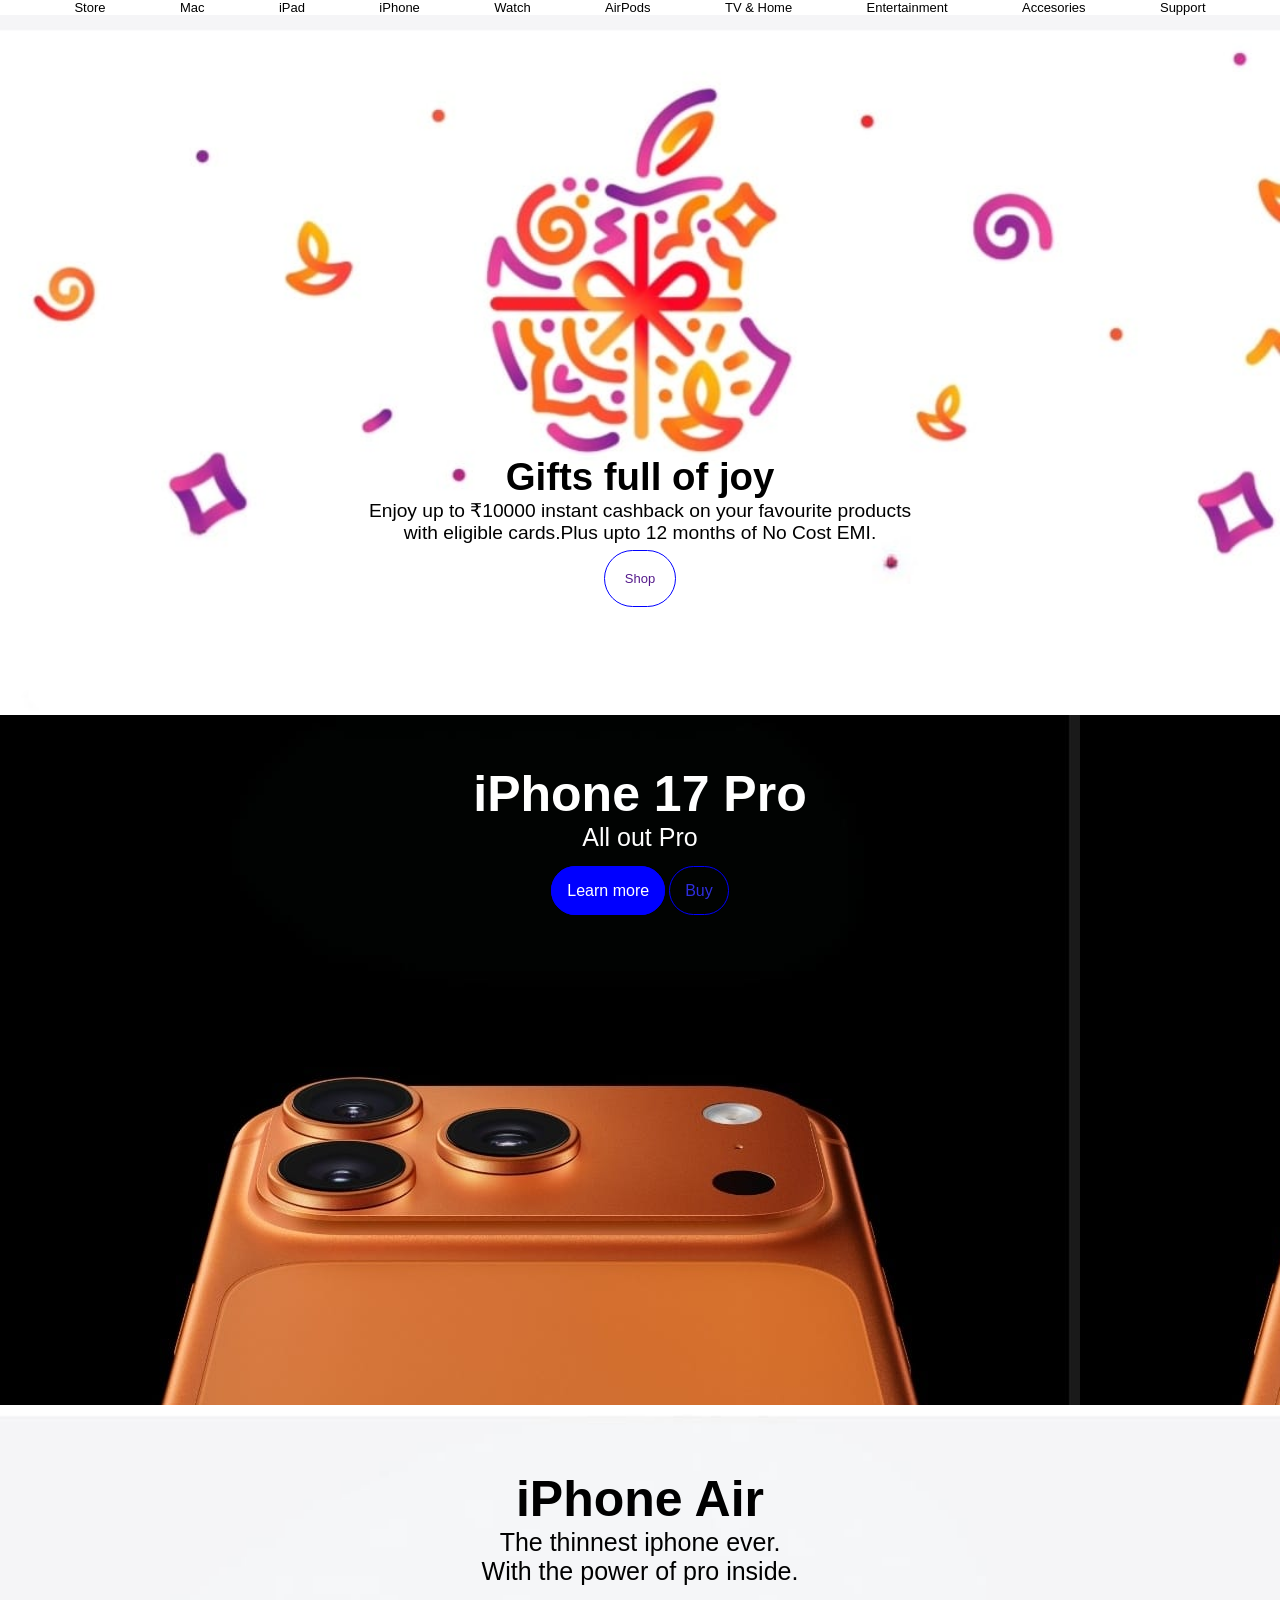
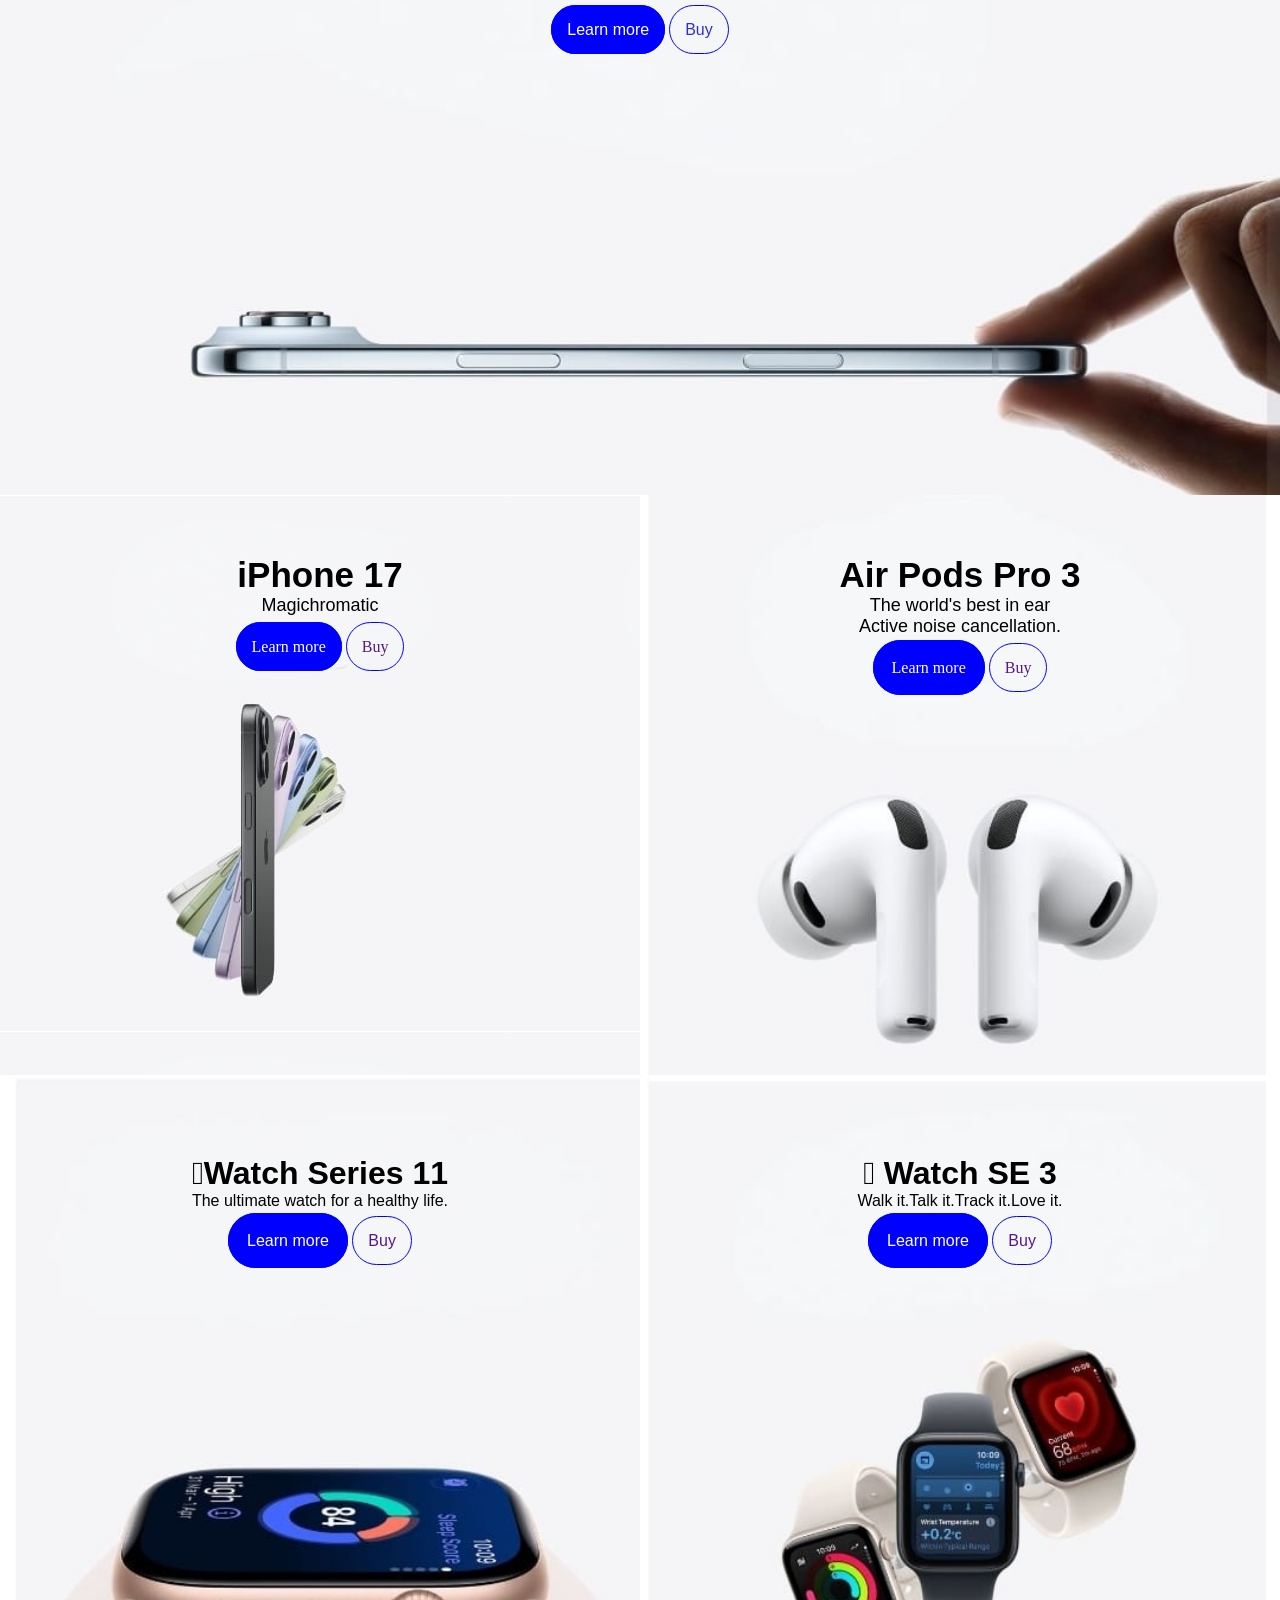
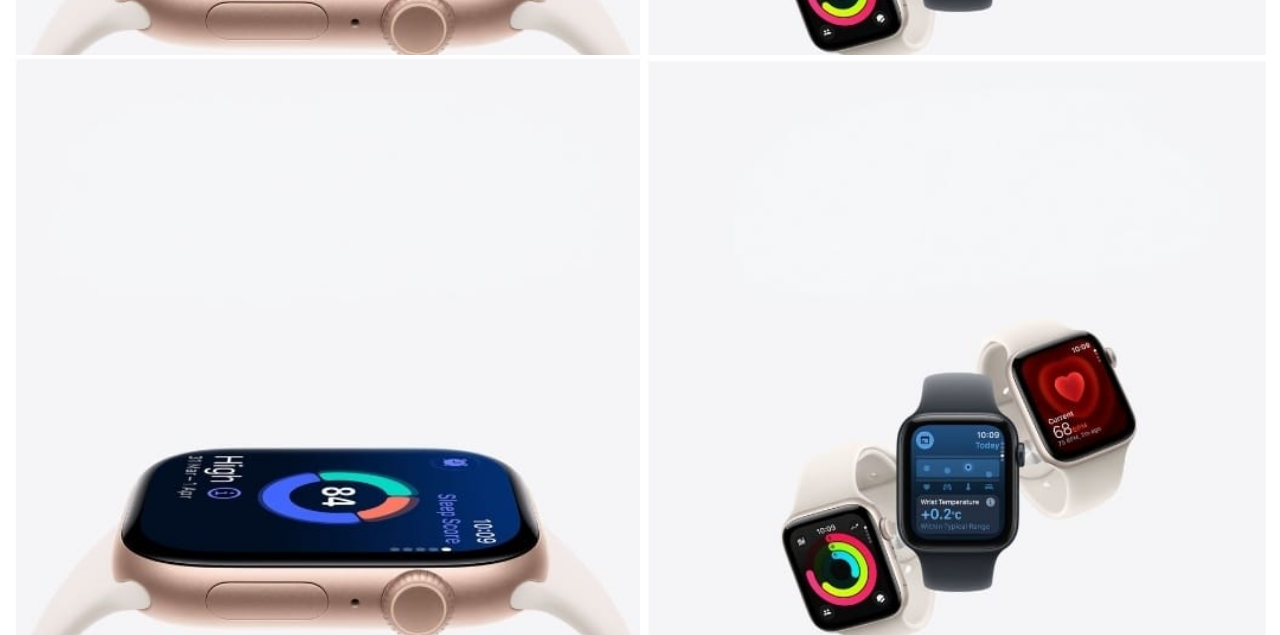
<file: Apple/index.html>
<!DOCTYPE html>
<html lang="en">
  <head>
    <meta charset="UTF-8" />
    <meta name="viewport" content="width=device-width, initial-scale=1.0" />
    <title>Apple</title>
    <link rel="stylesheet" href="index.css" />
  </head>
  <body>
    <nav>
      <p>Store</p>
      <p>Mac</p>
      <p>iPad</p>
      <p>iPhone</p>
      <p>Watch</p>
      <p>AirPods</p>
      <p>TV & Home</p>
      <p>Entertainment</p>
      <p>Accesories</p>
      <p>Support</p>
    </nav>
    <main id="main1">
      <div class="main1">
        <h1 id="mainh1">Gifts full of joy</h1>
        <p id="p1">
          Enjoy up to ₹10000 instant cashback on your favourite products <br />
          with eligible cards.Plus upto 12 months of No Cost EMI.
        </p>
        <br />
        <a href="" id="a1">Shop</a>
      </div>
    </main>
    <main id="main2">
      <div class="main2">
        <h1 id="mainh2">iPhone 17 Pro</h1>
        <p id="p2">All out Pro</p>
        <p class="p2">
          <a href="" id="a2">Learn more</a>
          <a href="" id="a3">Buy</a>
        </p>
      </div>
    </main>
    <main id="main3">
      <div class="main3">
        <h1 id="main3h">iPhone Air</h1>
        <p id="p3">
          The thinnest iphone ever. <br />
          With the power of pro inside.
        </p>
        <p class="p3">
          <a href="" id="a2">Learn more</a>
          <a href="" id="a3">Buy</a>
        </p>
      </div>
    </main>
    <main id="main4">
      <div id="main41">
        <div class="main41">
          <h1 id="mainh41">iPhone 17</h1>
          <p id="mainp2">Magichromatic</p>
          <p class="mainp2">
            <a href="" id="a4">Learn more</a>
            <a href="" id="a5">Buy</a>
          </p>
        </div>
      </div>
      <div id="main42">
        <div class="main42">
          <h1 id="mainh42">Air Pods Pro 3</h1>
          <p id="mainph44">
            The world's best in ear <br />
            Active noise cancellation.
          </p>
          <p class="mainp45">
            <a href="" id="a6">Learn more</a>
            <a href="" id="a7">Buy</a>
          </p>
        </div>
      </div>
    </main>
    <main id="main5">
      <div id="main5d1">
        <div class="main5d1">
<h1 id="error">
  <b>Watch</b> Series 11
</h1>
<p>
  The ultimate watch for a healthy life.
</p>
<p>
  <a href="" id="a8">Learn more</a>
          <a href="" id="a9">Buy</a>
</p>
        </div>
      </div>
      <div id="main5d2">
<div class="main5d2">
<h1>
   Watch SE 3
</h1>
<p>
  Walk it.Talk it.Track it.Love it.
</p>
<p>
  <a href="" id="a10">Learn more</a>
          <a href="" id="a11">Buy</a>
</p>
</div>
      </div>
    </main>
    <main id="main5">
<div id="main5d1">
<h1>
  <!--  Watch  -->
</h1>
</div>
<div id="main5d2">

</div>
    </main>
  </body>
</html>
</file>
<file: Apple/index.css>
*{
    padding: 0px;
    margin: 0px;
}
nav{
    background-color: rgb(255, 255, 255,0.5);
    color: rgb(0, 0, 0,);
    display: flex;
    justify-content: space-evenly;
    position: sticky;
    top:0%;
    font-family: Arial, Helvetica, sans-serif;
    font-size: small;
}
#main1{
 background: url(i1.jpeg);
background-size: cover;
height: 700px;
width: 100vw;
}
.main1{
    position:relative;
    text-align: center;
    top: 440px;
    font-family: Arial, Helvetica, sans-serif;
    font-size: larger;
}
#mainh1{
    font-size:50px
    font-family:Verdana, Geneva, Tahoma, sans-serif;
    text-align:center;
}
#p1{
    top: 450px;
}
#a1{
    border: 1px solid blue;
    border-radius: 30px;
    font-size: small;
    padding: 20px;
    text-decoration: none;
}
#main2{
    background: url(i3.jpeg);
    height: 690px;
    width: 100vw;
    color: white;
    text-align: center;
}
.main2{
    position: relative;
    top:50px;
}

#p2{
   font-family: Arial, Helvetica, sans-serif;
   font-size: 25px;
}
#mainh2{
    font-size:50px;
    font-family:Arial, Helvetica, sans-serif
}
#a2{
border: 1px solid blue;
color: white; 
background-color: blue;
text-decoration: none;
font-family: Arial, Helvetica, sans-serif;
padding: 15px;
border-radius: 40px;
}
#a3{
font-family: Arial, Helvetica, sans-serif;
border: 1px solid blue;
padding: 15px;
border-radius: 40px;
text-decoration: none;
color: rgb(46, 46, 223);
}
.p2{
    position: relative;
    top: 30px;
}
#main3{
    background: url(i2.jpeg);
    height: 690px;
    width: 100vw;
    background-size: cover;
    
}
.main3{
    color: black;
    position: relative;
    top: 65px;
}
#main3h{
    text-align: center;
    font-size:50px;
    font-family:Arial, Helvetica, sans-serif
}
#p3{
    text-align: center;
     font-family: Arial, Helvetica, sans-serif;
   font-size: 25px;
}
.p3{
    text-align: center;
    position: relative;
    top: 35px;
}
#main4{
    display: flex;
    height: 580px;
    width: 100vw;
}
#main41{
    background: url(i4.jpeg);
height: 580px;
width: 50vw;


}
#main42{
    background: url(i6.jpeg);
    height: 580px;
    width: 50vw;
    background-size: cover;
}
.main41{
    text-align: center;
    position: relative;
    top: 60px;
}
#mainh41{
     font-size:35px;
    font-family:Arial, Helvetica, sans-serif
}
#mainp2{
     font-family: Arial, Helvetica, sans-serif;
   font-size: 18px;
}
#a4{
    text-decoration: none;
    position: relative;
    top: 22px;
    border: 1px solid blue;
    border-radius: 30px;
    padding: 15px;
    background-color: blue;
    color: white;
    
}
#a5{
    text-decoration: none;
    position: relative;
    top: 22px;
    border: 1px solid blue;
    border-radius: 30px;
    padding: 15px;
}
.main42{
    text-align: center;
    position: relative;
    top: 60px;
}
#mainh42{
      font-size:35px;
    font-family:Arial, Helvetica, sans-serif
}
#mainph44{
     font-family: Arial, Helvetica, sans-serif;
   font-size: 18px;
}
#a6{
     text-decoration: none;
    position: relative;
    top: 22px;
    border: 1px solid blue;
    border-radius: 30px;
    padding: 18px;
    background-color: blue;
    color: white;
}
#a7{
     text-decoration: none;
    position: relative;
    top: 22px;
    border: 1px solid blue;
    border-radius: 30px;
    padding: 15px;
}
#main5{
    display: flex;
    
}
#main5d1{
background: url(i5.jpeg);
background-repeat: no-repeat;
background-size: cover;
width: 50vw;
height: 580px;
font-family:Verdana, Geneva, Tahoma, sans-serif;
}
#main5d2{
background: url(i7.jpeg);
background-size: cover;
width: 50vw;
height: 580px;
}
.main5d1{
    position: relative;
top: 80px;
text-align: center;
}
#a8{
      text-decoration: none;
    position: relative;
    top: 22px;
    border: 1px solid blue;
    border-radius: 30px;
    padding: 18px;
    background-color: blue;
    color: white;
}
#a9{
     text-decoration: none;
    position: relative;
    top: 22px;
    border: 1px solid blue;
    border-radius: 30px;
    padding: 15px;
}
.main5d2{
    position: relative;
    top: 80px;
    text-align: center;
    font-family:Verdana, Geneva, Tahoma, sans-serif;
}
#a10{
   text-decoration: none;
    position: relative;
    top: 22px;
    border: 1px solid blue;
    border-radius: 30px;
    padding: 18px;
    background-color: blue;
    color: white;
}
#a11{
 text-decoration: none;
    position: relative;
    top: 22px;
    border: 1px solid blue;
    border-radius: 30px;
    padding: 15px;
}
</file>
